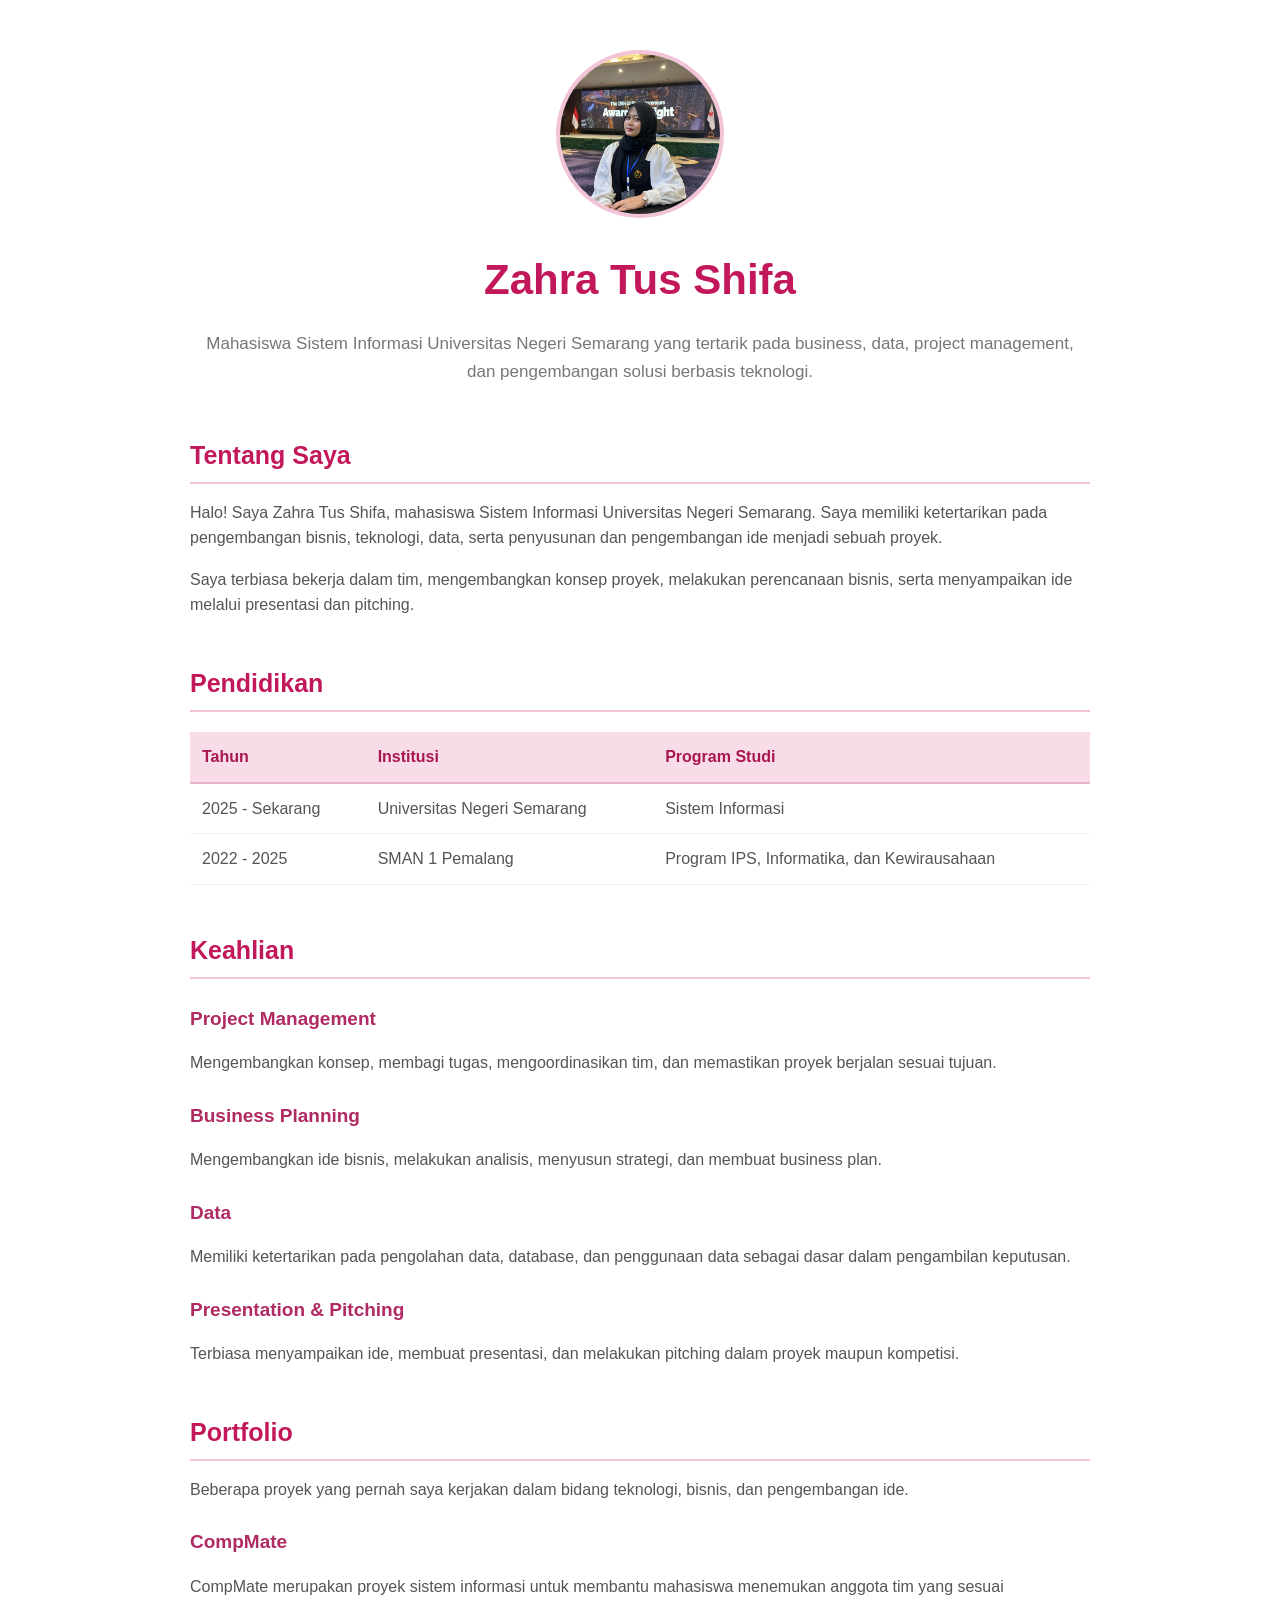
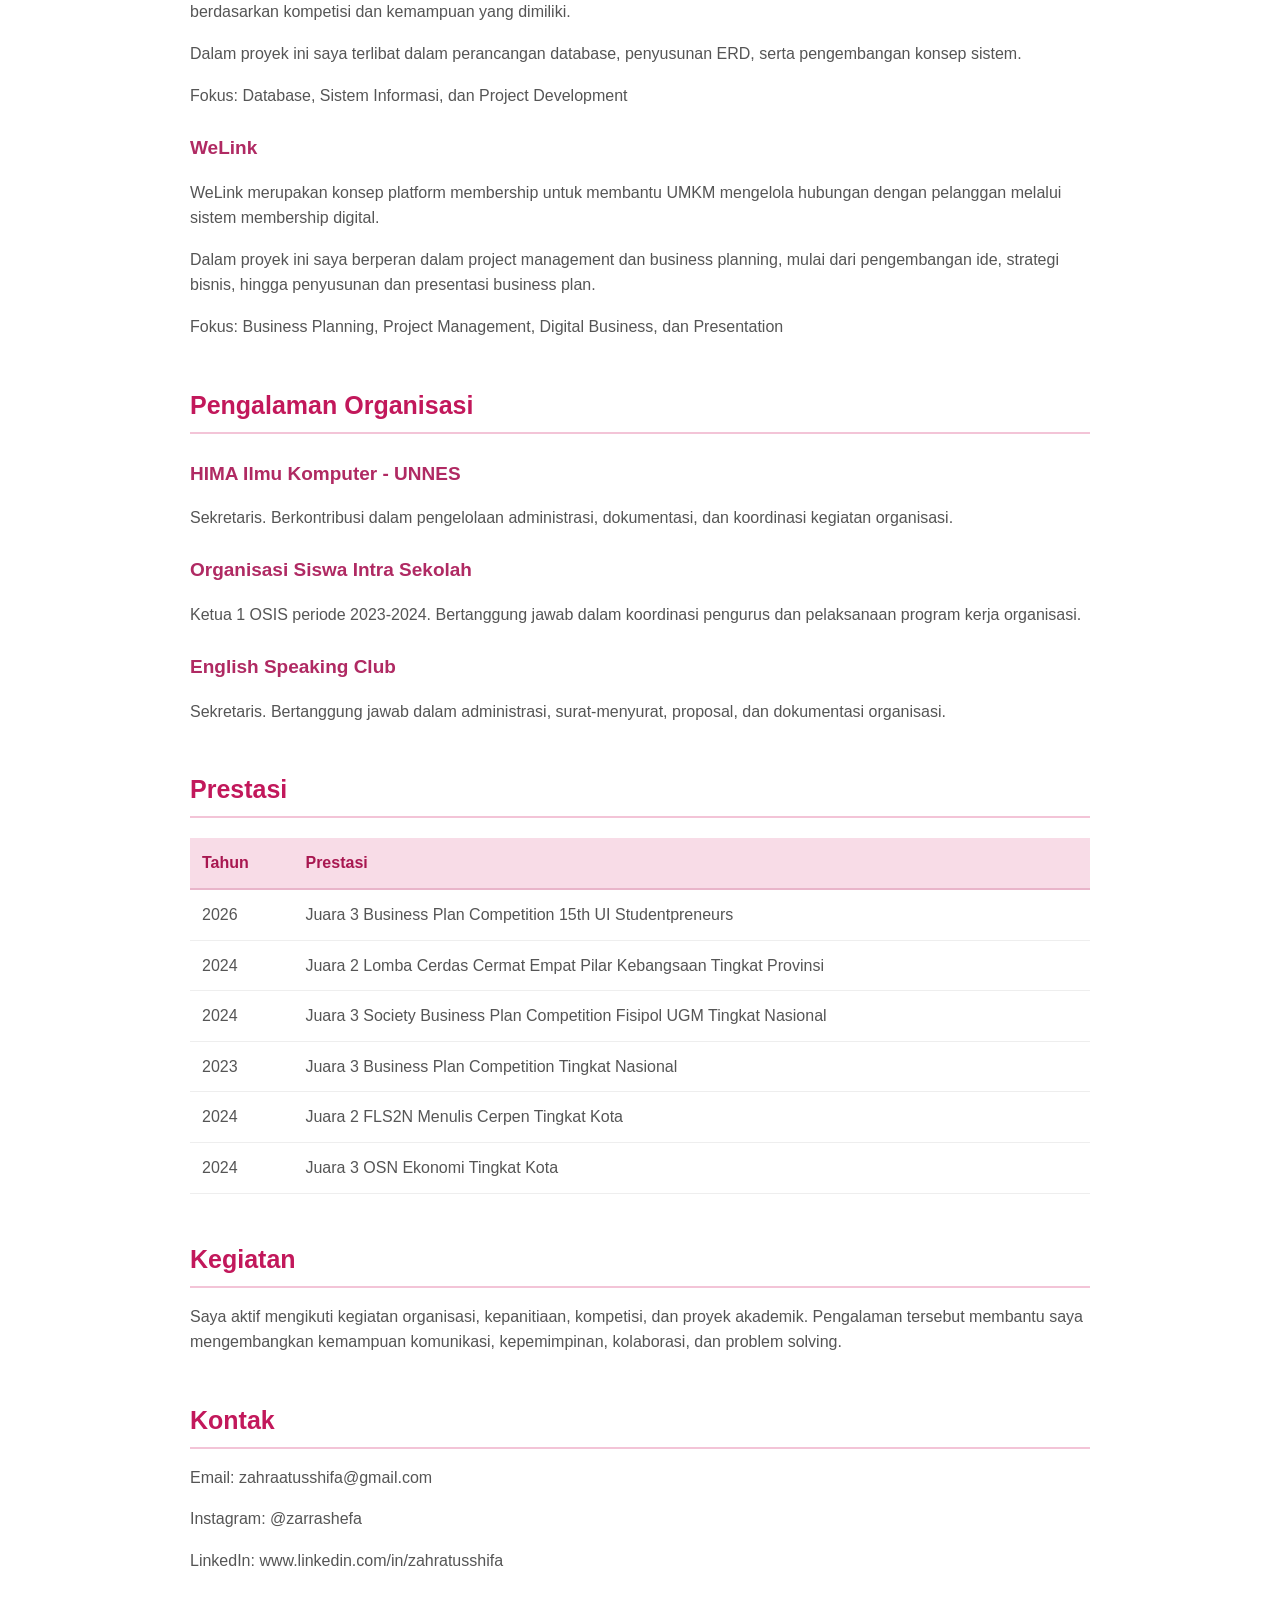
<file: index.html>
<!DOCTYPE html>
<html lang="en">
<head>
    <meta charset="UTF-8">
    <meta name="viewport" content="width=device-width, initial-scale=1.0">
    <title>My Personal Page</title>
    <link rel="stylesheet" 
href="style.css">
</head>

<body>

    <img src="image/zahra.jpg" alt="Foto Zahra Tus Shifa">

    <h1>Zahra Tus Shifa</h1>

    <p> Mahasiswa Sistem Informasi Universitas Negeri Semarang
        yang tertarik pada business, data, project management,
        dan pengembangan solusi berbasis teknologi. </p>


    <h2>Tentang Saya</h2>

    <p>  Halo! Saya Zahra Tus Shifa, mahasiswa Sistem Informasi
        Universitas Negeri Semarang. Saya memiliki ketertarikan
        pada pengembangan bisnis, teknologi, data, serta
        penyusunan dan pengembangan ide menjadi sebuah proyek. </p>

    <p> Saya terbiasa bekerja dalam tim, mengembangkan konsep
        proyek, melakukan perencanaan bisnis, serta menyampaikan
        ide melalui presentasi dan pitching. </p>


    <h2>Pendidikan</h2>

    <table>

        <tr>
            <th>Tahun</th>
            <th>Institusi</th>
            <th>Program Studi</th>
        </tr>

        <tr>
            <td>2025 - Sekarang</td>
            <td>Universitas Negeri Semarang</td>
            <td>Sistem Informasi</td>
        </tr>

        <tr>
            <td>2022 - 2025</td>
            <td>SMAN 1 Pemalang</td>
            <td>Program IPS, Informatika, dan Kewirausahaan</td>
        </tr>

    </table>


    <h2>Keahlian</h2>

    <h3>Project Management</h3>

    <p> Mengembangkan konsep, membagi tugas, mengoordinasikan
        tim, dan memastikan proyek berjalan sesuai tujuan. </p>

    <h3>Business Planning</h3>

    <p> Mengembangkan ide bisnis, melakukan analisis,
        menyusun strategi, dan membuat business plan. </p>

    <h3>Data</h3>

    <p> Memiliki ketertarikan pada pengolahan data, database,
        dan penggunaan data sebagai dasar dalam pengambilan
        keputusan. </p>

    <h3>Presentation & Pitching</h3>

    <p> Terbiasa menyampaikan ide, membuat presentasi,
        dan melakukan pitching dalam proyek maupun kompetisi. </p>


    <h2>Portfolio</h2>

    <p> Beberapa proyek yang pernah saya kerjakan dalam
        bidang teknologi, bisnis, dan pengembangan ide. </p>


    <h3>CompMate</h3>

    <p> CompMate merupakan proyek sistem informasi untuk
        membantu mahasiswa menemukan anggota tim yang sesuai
        berdasarkan kompetisi dan kemampuan yang dimiliki. </p>

    <p> Dalam proyek ini saya terlibat dalam perancangan
        database, penyusunan ERD, serta pengembangan konsep
        sistem. </p>

    <p> Fokus: Database, Sistem Informasi, dan Project Development </p>


    <h3>WeLink</h3>

    <p> WeLink merupakan konsep platform membership untuk
        membantu UMKM mengelola hubungan dengan pelanggan
        melalui sistem membership digital. </p>

    <p> Dalam proyek ini saya berperan dalam project management
        dan business planning, mulai dari pengembangan ide,
        strategi bisnis, hingga penyusunan dan presentasi
        business plan. </p>

    <p> Fokus: Business Planning, Project Management,
        Digital Business, dan Presentation </p>


    <h2>Pengalaman Organisasi</h2>

    <h3>HIMA Ilmu Komputer - UNNES</h3>

    <p> Sekretaris. Berkontribusi dalam pengelolaan administrasi,
        dokumentasi, dan koordinasi kegiatan organisasi. </p>

    <h3>Organisasi Siswa Intra Sekolah</h3>

    <p> Ketua 1 OSIS periode 2023-2024. Bertanggung jawab dalam
        koordinasi pengurus dan pelaksanaan program kerja organisasi. </p>

    <h3>English Speaking Club</h3>

    <p> Sekretaris. Bertanggung jawab dalam administrasi,
        surat-menyurat, proposal, dan dokumentasi organisasi. </p>



    <h2>Prestasi</h2>

    <table>

        <tr>
            <th>Tahun</th>
            <th>Prestasi</th>
        </tr>

        <tr>
            <td>2026</td>
            <td>Juara 3 Business Plan Competition 15th UI Studentpreneurs</td>
        </tr>

        <tr>
            <td>2024</td>
            <td>Juara 2 Lomba Cerdas Cermat Empat Pilar Kebangsaan Tingkat Provinsi</td>
        </tr>

        <tr>
            <td>2024</td>
            <td>Juara 3 Society Business Plan Competition Fisipol UGM Tingkat Nasional</td>
        </tr>

        <tr>
            <td>2023</td>
            <td>Juara 3 Business Plan Competition Tingkat Nasional</td>
        </tr>

        <tr>
            <td>2024</td>
            <td>Juara 2 FLS2N Menulis Cerpen Tingkat Kota</td>
        </tr>

        <tr>
            <td>2024</td>
            <td>Juara 3 OSN Ekonomi Tingkat Kota</td>
        </tr>

    </table>


    <h2>Kegiatan</h2>

    <p> Saya aktif mengikuti kegiatan organisasi, kepanitiaan,
        kompetisi, dan proyek akademik. Pengalaman tersebut
        membantu saya mengembangkan kemampuan komunikasi,
        kepemimpinan, kolaborasi, dan problem solving. </p>




    <h2>Kontak</h2>

    <p> Email: zahraatusshifa@gmail.com </p>

    <p> Instagram: @zarrashefa </p>

    <p> LinkedIn: www.linkedin.com/in/zahratusshifa </p>



</body>
</html>
</file>
<file: style.css>
body {
    font-family: Arial, sans-serif;
    background-color: #ffffff;
    color: #444444;

    max-width: 900px;
    margin: 0 auto;
    padding: 50px 40px;

    line-height: 1.6;
}



img {
    display: block;

    width: 160px;
    height: 160px;

    object-fit: cover;
    border-radius: 50%;

    margin: 0 auto 25px;

    border: 4px solid #f3c4d7;
}



h1 {
    text-align: center;

    color: #c2185b;

    font-size: 42px;

    margin-bottom: 10px;
}



h1 + p {
    text-align: center;

    color: #777777;

    font-size: 17px;

    margin-bottom: 50px;
}


h2 {
    color: #c2185b;

    font-size: 25px;

    margin-top: 45px;
    margin-bottom: 15px;

    border-bottom: 2px solid #f3c4d7;

    padding-bottom: 7px;
}



h3 {
    color: #b02a63;

    font-size: 19px;

    margin-top: 25px;
    margin-bottom: 5px;
}


p {
    font-size: 16px;

    color: #555555;

    margin-bottom: 15px;
}



table {
    width: 100%;

    border-collapse: collapse;

    margin-top: 20px;
    margin-bottom: 30px;

    background-color: #ffffff;
}


th {
    background-color: #f8dce7;

    color: #a81750;

    padding: 12px;

    text-align: left;

    border-bottom: 2px solid #e9b5ca;
}



td {
    padding: 12px;

    border-bottom: 1px solid #eeeeee;

    color: #555555;
}

tr:hover {
    background-color: #fff7fa;
}
</file>
